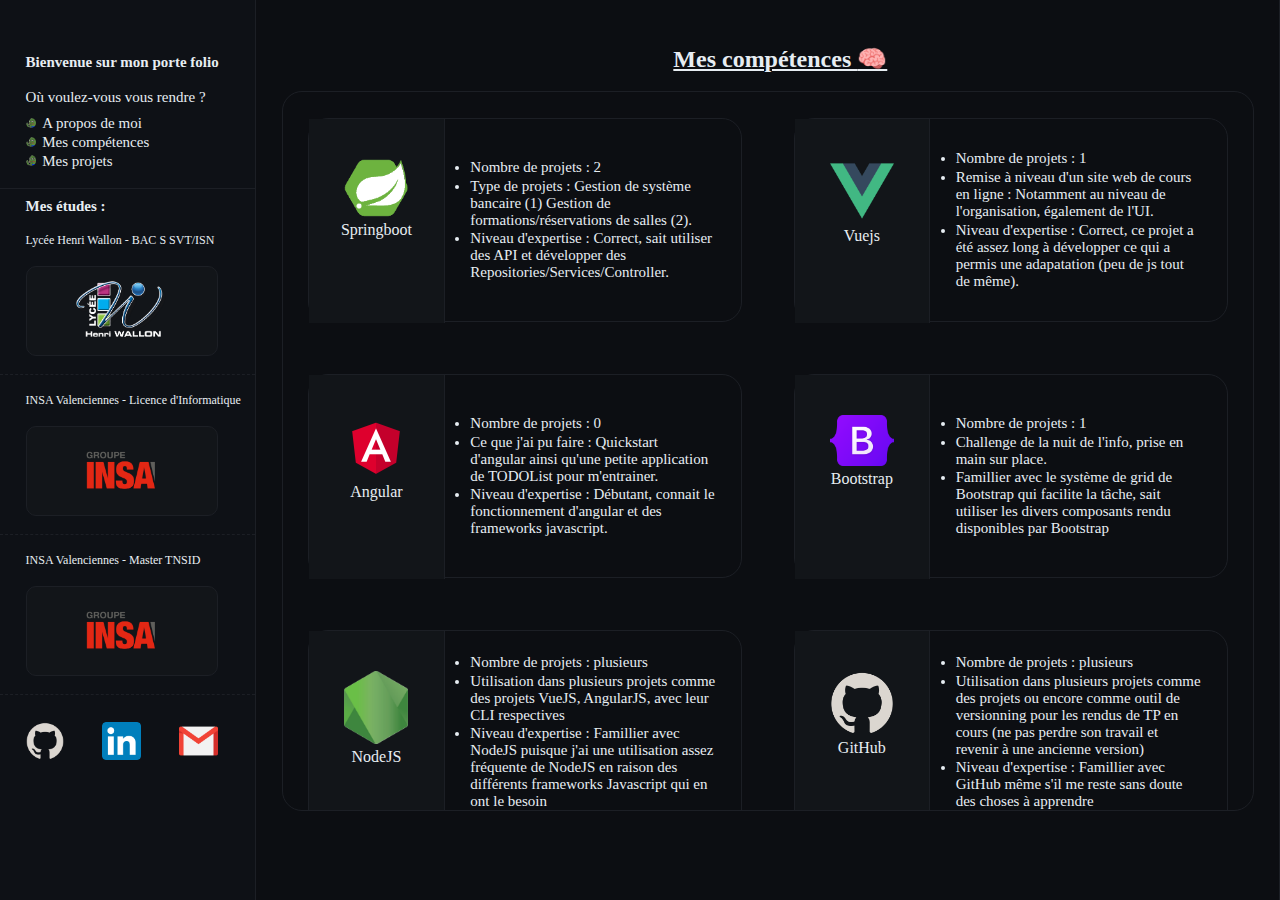
<file: competences.html>
<!DOCTYPE html>
<html lang="en">

<head>
    <meta charset="UTF-8">
    <meta name="viewport" content="width=device-width, initial-scale=1.0">
    <link rel="stylesheet" href="style.css">
    <title>Porte folio Grégory Lagneaux</title>
</head>

<body>

    <div class="pageflex">
        <div class="containerleft">
            <h4 class="h4">Bienvenue sur mon porte folio</h4>
            <p class="navigate">Où voulez-vous vous rendre ?</p>
            <ul id="gitlist">
                <div class="inline">
                    <li>
                        <div class="pdpmini"></div><a href="./index.html">A propos de moi</a>
                    </li>
                </div>
                <div class="inline">
                    <li>
                        <div class="pdpmini"></div><a href="./competences.html">Mes compétences</a>
                    </li>
                </div>
                <div class="inline">
                    <li>
                        <div class="pdpmini"></div><a href="./projets.html">Mes projets</a>
                    </li>
                </div>
            </ul>
            <hr>
            <h4 class="h4">Mes études :</h4>
            <p class="etudes">Lycée Henri Wallon - BAC S SVT/ISN</p>
            <a href="https://www.linternaute.com/ville/lycee/lycee-henri-wallon/lycee-0590221V">
                <div class="imgetudeswallon"></div>
            </a>
            <hr class="dotted">
            <p class="etudes">INSA Valenciennes - Licence d'Informatique</p>

            <a href="https://formations.uphf.fr/fr/formations/licence-licence/licence-informatique-L06U2R2L.html">
                <div class="imgetudesinsa"></div>
            </a>
            <hr class="dotted">
            <p class="etudes">INSA Valenciennes - Master TNSID</p>
            <a href="https://formations.uphf.fr/fr/formations/master-master/master-informatique-KZZQ4B8O/technologies-nouvelles-des-systemes-d-information-decisionnels-tnsid-KZZQ4CV3.html">
                <div class="imgetudesinsa"></div>
            </a>
            <hr class="dotted">

            <div class="logo-container">
                <a href="https://github.com/AElolz-FH/AElolz-FH"><img src="./assets/github-mark.png" alt="Logo 1"></a>
                <a href="https://linkedin.com"><img src="./assets/LinkedIn_icon.svg.png" alt="Logo 2"></a>
                <a href="mailto:lagneauxgregory@gmail.com"><img src="./assets/mail.png" alt="Logo 3"></a>
            </div>

        </div>
        <div class="containerright">
            <div class="content">
                <div class="aboutme">
                    <h2 class="h2" style="text-align: center;">Mes compétences <span class="no-underline">🧠</span></h2>
                    <div class="competences">
                        <div class="competence" id="springboot">
                            <div class="cardleft">
                                <img src="./assets/springboot.png" class="competence-logo">
                                <div class="comptitle">Springboot</div>
                            </div>
                            <div class="cardright">
                                <ul>
                                    <li>Nombre de projets : 2</li>
                                    <li>Type de projets : Gestion de système bancaire (1) Gestion de formations/réservations de salles (2).</li>
                                    <li>Niveau d'expertise : Correct, sait utiliser des API et développer des Repositories/Services/Controller.</li>
                                </ul>
                            </div>
                        </div>
                        <div class="competence">
                            <div class="cardleft">
                                <img src="./assets/vuejs.png" class="competence-logo">
                                <div class="comptitle">Vuejs</div>
                            </div>
                            <div class="cardright">
                                <ul>
                                    <li>Nombre de projets : 1</li>
                                    <li>Remise à niveau d'un site web de cours en ligne : Notamment au niveau de l'organisation, également de l'UI.</li>
                                    <li>Niveau d'expertise : Correct, ce projet a été assez long à développer ce qui a permis une adapatation (peu de js tout de même).</li>
                                </ul>
                            </div>
                        </div>
                        <div class="competence">
                            <div class="cardleft">
                                <img src="./assets/angular.png" class="competence-logo">
                                <div class="comptitle">Angular</div>
                            </div>
                            <div class="cardright">
                                <ul>
                                    <li>Nombre de projets : 0</li>
                                    <li>Ce que j'ai pu faire : Quickstart d'angular ainsi qu'une petite application de TODOList pour m'entrainer.</li>
                                    <li>Niveau d'expertise : Débutant, connait le fonctionnement d'angular et des frameworks javascript.</li>
                                </ul>
                            </div>
                        </div>
                        <div class="competence">
                            <div class="cardleft">
                                <img src="./assets/bootstrap.png" class="competence-logo">
                                <div class="comptitle">Bootstrap</div>
                            </div>
                            <div class="cardright">
                                <ul>
                                    <li>Nombre de projets : 1</li>
                                    <li>Challenge de la nuit de l'info, prise en main sur place.</li>
                                    <li>Famillier avec le système de grid de Bootstrap qui facilite la tâche, sait utiliser les divers composants rendu disponibles par Bootstrap</li>
                                </ul>
                            </div>
                        </div>
                        <div class="competence">
                            <div class="cardleft">
                                <img src="./assets/nodejs.png" class="competence-logo">
                                <div class="comptitle">NodeJS</div>
                            </div>
                            <div class="cardright">
                                <ul>
                                    <li>Nombre de projets : plusieurs</li>
                                    <li>Utilisation dans plusieurs projets comme des projets VueJS, AngularJS, avec leur CLI respectives</li>
                                    <li>Niveau d'expertise : Famillier avec NodeJS puisque j'ai une utilisation assez fréquente de NodeJS en raison des différents frameworks Javascript qui en ont le besoin</li>
                                </ul>
                            </div>
                        </div>
                        <div class="competence">
                            <div class="cardleft">
                                <img src="./assets/github-mark.png" style="filter: invert(1);" class="competence-logo">
                                <div class="comptitle">GitHub</div>
                            </div>
                            <div class="cardright">
                                <ul>
                                    <li>Nombre de projets : plusieurs</li>
                                    <li>Utilisation dans plusieurs projets comme des projets ou encore comme outil de versionning pour les rendus de TP en cours (ne pas perdre son travail et revenir à une ancienne version)</li>
                                    <li>Niveau d'expertise : Famillier avec GitHub même s'il me reste sans doute des choses à apprendre</li>
                                </ul>
                            </div>
                    </div>
                    <div class="competence">
                        <div class="cardleft">
                            <img src="./assets/html.png" class="competence-logo">
                            <div class="comptitle">HTML</div>
                        </div>
                        <div class="cardright">
                            <ul>
                                <li>Nombre de projets : plusieurs</li>
                                <li>Plusieurs projets web en cours ainsi que de la documentation personnelle (familiarisé avec le html depuis des années).</li>
                                <li>Niveau d'expertise : Plusieurs années d'expertise avec le HTML.</li>
                            </ul>
                        </div>
                    </div>
                    <div class="competence">
                        <div class="cardleft">
                            <img src="./assets/css.png" class="competence-logo">
                            <div class="comptitle">CSS</div>
                        </div>
                        <div class="cardright">
                            <ul>
                                <li>Nombre de projets : plusieurs</li>
                                <li>Plusieurs projets web en cours ainsi que de la documentation personnelle (familiarisé avec le css depuis autant de temps que l'html).</li>
                                <li>Niveau d'expertise : Plusieurs années d'expertise avec le CSS.</li>
                            </ul>
                        </div>
                    </div>
                    <div class="competence">
                        <div class="cardleft">
                            <img src="./assets/js.png" class="competence-logo">
                            <div class="comptitle">JavaScript</div>
                        </div>
                        <div class="cardright">
                            <ul>
                                <li>Nombre de projets : plusieurs</li>
                                <li>Utilisation dans plusieurs projets, utilisation de frameworks javascript tels que JQuery, AngularJS et VueJS.</li>
                                <li>Niveau d'expertise : Famillier avec le javascript et ses effets sur le DOM.</li>
                            </ul>
                        </div>
                    </div>
                    <div class="competence">
                        <div class="cardleft">
                            <img src="./assets/office.png" class="competence-logo">
                            <div class="comptitle">Suite Office</div>
                        </div>
                        <div class="cardright">
                            <ul>
                                <li>Utilisations : grand nombre</li>
                                <li>Utilisation dans la vie quotidienne + un module polyechnique a été réalisé sur Word,Powerpoint et Excel, je possède aussi PIX1</li>
                                <li>Niveau d'expertise : très famillier avec les outils de la suite office.</li>
                            </ul>
                        </div>
                    </div>

                    
                </div>
            </div>
        </div>
    </div>

</body>

</html>
</file>
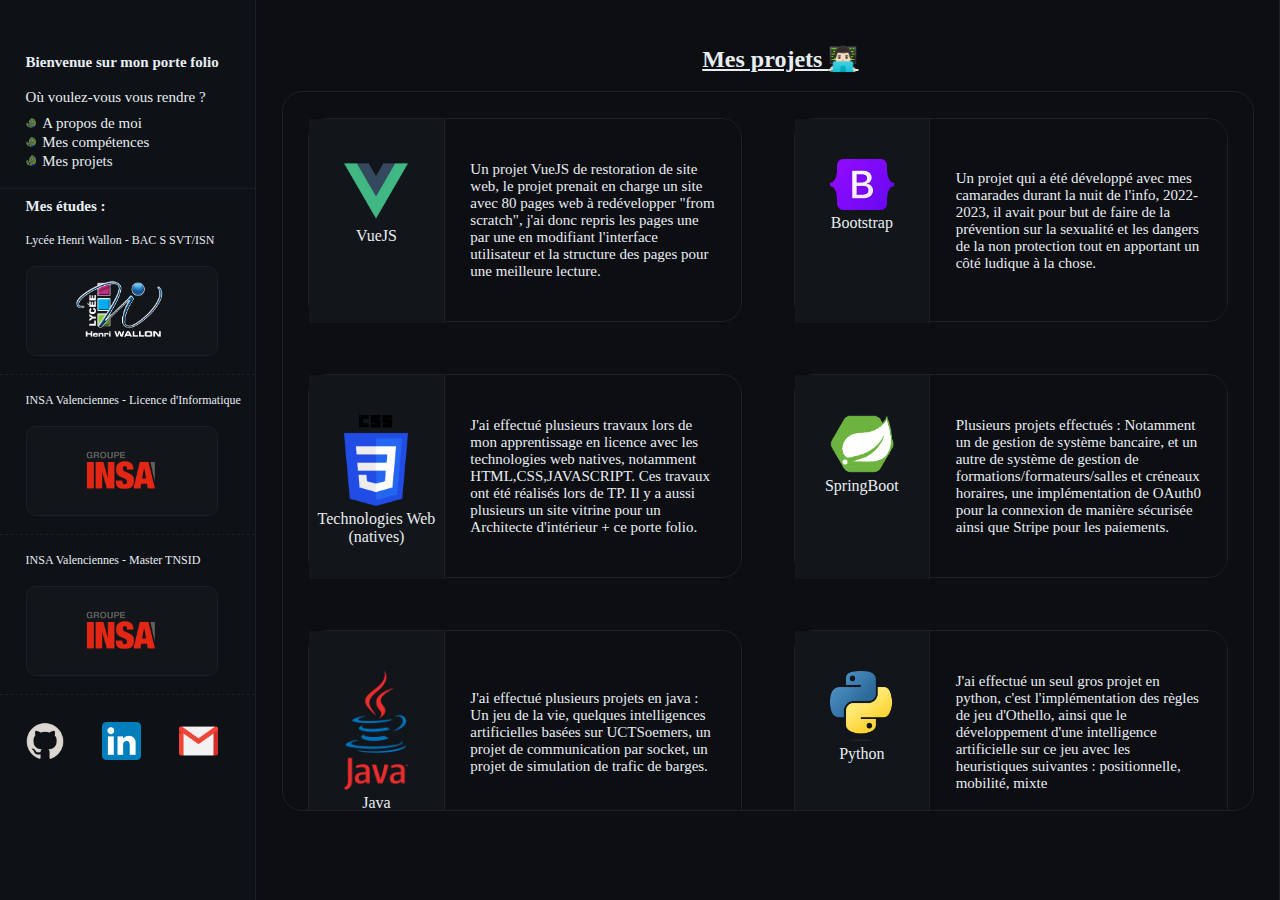
<file: projets.html>
<!DOCTYPE html>
<html lang="en">

<head>
    <meta charset="UTF-8">
    <meta name="viewport" content="width=device-width, initial-scale=1.0">
    <link rel="stylesheet" href="style.css">
    <title>Porte folio Grégory Lagneaux</title>
</head>

<body>

    <div class="pageflex">
        <div class="containerleft">
            <h4 class="h4">Bienvenue sur mon porte folio</h4>
            <p class="navigate">Où voulez-vous vous rendre ?</p>
            <ul id="gitlist">
                <div class="inline">
                    <li>
                        <div class="pdpmini"></div><a href="./index.html">A propos de moi</a>
                    </li>
                </div>
                <div class="inline">
                    <li>
                        <div class="pdpmini"></div><a href="./competences.html">Mes compétences</a>
                    </li>
                </div>
                <div class="inline">
                    <li>
                        <div class="pdpmini"></div><a href="./projets.html">Mes projets</a>
                    </li>
                </div>
            </ul>
            <hr>
            <h4 class="h4">Mes études :</h4>
            <p class="etudes">Lycée Henri Wallon - BAC S SVT/ISN</p>
            <a href="https://www.linternaute.com/ville/lycee/lycee-henri-wallon/lycee-0590221V">
                <div class="imgetudeswallon"></div>
            </a>
            <hr class="dotted">
            <p class="etudes">INSA Valenciennes - Licence d'Informatique</p>

            <a href="https://formations.uphf.fr/fr/formations/licence-licence/licence-informatique-L06U2R2L.html">
                <div class="imgetudesinsa"></div>
            </a>
            <hr class="dotted">
            <p class="etudes">INSA Valenciennes - Master TNSID</p>
            <a href="https://formations.uphf.fr/fr/formations/master-master/master-informatique-KZZQ4B8O/technologies-nouvelles-des-systemes-d-information-decisionnels-tnsid-KZZQ4CV3.html">
                <div class="imgetudesinsa"></div>
            </a>
            <hr class="dotted">

            <div class="logo-container">
                <a href="https://github.com/AElolz-FH/AElolz-FH"><img src="./assets/github-mark.png" alt="Logo 1"></a>
                <a href="https://linkedin.com"><img src="./assets/LinkedIn_icon.svg.png" alt="Logo 2"></a>
                <a href="mailto:lagneauxgregory@gmail.com"><img src="./assets/mail.png" alt="Logo 3"></a>
            </div>
        </div>


        <div class="containerright">
            <div class="content">
                <div class="aboutme">
                    <h2 class="h2" style="text-align: center;">Mes projets <span class="no-underline">👨🏻‍💻</span></h2>
                    <div class="competences">
                        <div class="competence" id="springboot">
                            <div class="cardleft">
                                <img src="./assets/vuejs.png" class="competence-logo">
                                <div class="comptitle">VueJS</div>
                            </div>
                            <div class="cardright">
                                <ul>
                                    <p>Un projet VueJS de restoration de site web, le projet prenait en charge un site avec 80 pages web à redévelopper "from scratch", j'ai donc repris les pages une par une en modifiant l'interface utilisateur et la structure des pages pour une meilleure lecture.</p>
                                </ul>
                            </div>
                        </div>
                        <div class="competence" id="springboot">
                            <div class="cardleft">
                                <img src="./assets/bootstrap.png" class="competence-logo">
                                <div class="comptitle">Bootstrap</div>
                            </div>
                            <div class="cardright">
                                <ul>
                                    <p>Un projet qui a été développé avec mes camarades durant la nuit de l'info, 2022-2023, il avait pour but de faire de la prévention sur la sexualité et les dangers de la non protection tout en apportant un côté ludique à la chose.</p>
                                </ul>
                            </div>
                        </div>
                        <div class="competence" id="springboot">
                            <div class="cardleft">
                                <img src="./assets/css.png" class="competence-logo">
                                <div class="comptitle">Technologies Web (natives)</div>
                            </div>
                            <div class="cardright">
                                <ul>
                                    <p>J'ai effectué plusieurs travaux lors de mon apprentissage en licence avec les technologies web natives, notamment HTML,CSS,JAVASCRIPT. Ces travaux ont été réalisés lors de TP. Il y a aussi plusieurs un site vitrine pour un Architecte d'intérieur + ce porte folio.</p>
                                </ul>
                            </div>
                        </div>
                        <div class="competence" id="springboot">
                            <div class="cardleft">
                                <img src="./assets/springboot.png" class="competence-logo">
                                <div class="comptitle">SpringBoot</div>
                            </div>
                            <div class="cardright">
                                <ul>
                                    <p>Plusieurs projets effectués : Notamment un de gestion de système bancaire, et un autre de système de gestion de formations/formateurs/salles et créneaux horaires, une implémentation de OAuth0 pour la connexion de manière sécurisée ainsi que Stripe pour les paiements.</p>
                                </ul>
                            </div>
                        </div>
                        <div class="competence" id="springboot">
                            <div class="cardleft">
                                <img src="./assets/java.png" class="competence-logo">
                                <div class="comptitle">Java</div>
                            </div>
                            <div class="cardright">
                                <ul>
                                    <p>J'ai effectué plusieurs projets en java : Un jeu de la vie, quelques intelligences artificielles basées sur UCTSoemers, un projet de communication par socket, un projet de simulation de trafic de barges.</p>
                                </ul>
                            </div>
                        </div>
                        <div class="competence" id="springboot">
                            <div class="cardleft">
                                <img src="./assets/python.png" class="competence-logo">
                                <div class="comptitle">Python</div>
                            </div>
                            <div class="cardright">
                                <ul>
                                    <p>J'ai effectué un seul gros projet en python, c'est l'implémentation des règles de jeu d'Othello, ainsi que le développement d'une intelligence artificielle sur ce jeu avec les heuristiques suivantes : positionnelle, mobilité, mixte</p>
                                </ul>
                            </div>
                        </div>
                        <div class="competence" id="springboot">
                            <div class="cardleft">
                                <img src="./assets/c.png" class="competence-logo">
                                <div class="comptitle">C</div>
                            </div>
                            <div class="cardright">
                                <ul>
                                    <p>J'ai effectué un projet de 2ème année en C, le projet était un jeu narratif avec plusieurs choix possibles, les choix découlaient sous-forme d'arbre, or pour des raisons que je n'ai pas appronfondies il ne fonctionne plus à l'heure actuelle.</p>
                                </ul>
                            </div>
                        </div>
                    </div>
                    
                </div>
            </div>
        </div>

    </div>

</body>

</html>
</file>
<file: style.css>
* {
    padding: 0;
    margin: 0;
    box-sizing: border-box;
    
}

.pageflex {
    display: flex;
    flex-direction: row;
}

body {
    background-color: rgb(2, 4, 9);
    color: rgb(231, 237, 242);
    font-family: Helvetica Neue;
}

h2.h2{
    text-align: center;
    margin-bottom: 2vh;
    text-decoration: underline;
}

.desc{
    text-align: justify;
    margin-left: 2vw;
    margin-right: 2vw;
}

.etudes{
    margin-top: 2vh;
    margin-bottom: 2vh;
}

hr{
    border: 0;
    height: 1px;
    background-color: rgb(28, 31, 37);
    margin-left:-2vw;
    margin-top:2vh;
}

hr.dotted {
    background-color: transparent;
    border: none;
    border-top: 1px dashed rgb(28, 31, 37);
}


.containerright {
    flex: 1 / 5;
    display: flex;
    padding-left: 2vw;
    padding-top: 5vh;
    padding: auto auto;
    height: 100vh;
    width: calc((100vw / 5)*4);
    background-color: rgb(12, 14, 18);
    border-right: 1px solid rgb(28, 31, 37);
}

.containerleft {
    flex:  1 / 5;
    padding-left: 2vw;
    padding-top: 5vh;
    height: 100vh;
    width: calc((100vw / 5));
    background-color: rgb(14, 17, 22);
    border-right: 1px solid rgb(28, 31, 37);
}

a {
    text-decoration: none;
    color: rgb(231, 237, 242);
}

a:hover {
    color: rgb(231, 237, 242);
    text-decoration: underline;
}

.navigate {
    font-size: clamp(8px, 4vw, 15px);
    margin-bottom: 1vh;
}

ul {
    list-style-type: disc;
    font-size: 15px; /* Taille de police fixe pour ul */
}

#gitlist{
    list-style-type:none;
}

li{
    margin-bottom: 0.2vh;
}

.pdpmini {
    width: 0.8vw;
    height: 0.8vw;
    background-image: url('./assets/git.png');
    background-size: cover;
    border-radius: 50%;
    display: inline-block;
}

.inline {
    display: inline;
}

.inline .pdpmini {
    margin-right: 0.5vw;
}

h1 {
    color: rgb(231, 237, 242);;
    font-family: Helvetica Neue;
    font-size: clamp(10px, 4vw, 20px);
    margin-top : 1vh;
    margin-bottom: 2vh;
}

h4.h4{
    color: rgb(231, 237, 242);;
    font-family: Helvetica Neue;
    font-size: clamp(10px, 4vw, 15px);
    margin-top : 1vh;
    margin-bottom: 2vh;
}

.imgetudeswallon {
    width: 15vw;
    height: 10vh;
    background-image: url("assets/wallon.png");
    background-position: center;
    background-size: 50%;
    border-radius: 10px;
    border: 1px solid rgb(28, 31, 37);
    background-repeat: no-repeat;
    background-color: rgb(18, 21, 25);
}

.imgetudesinsa {
    width: 15vw;
    height: 10vh;
    background-image: url("assets/insa.png");
    background-position: center;
    background-size: 50%;
    border-radius: 10px;
    border: 1px solid rgb(28, 31, 37);
    background-color: rgb(18, 21, 25);
    background-repeat: no-repeat;
}

.imgetudesinsa, .imgetudeswallon{
    transition: transform 0.5s;
}

.imgetudesinsa:hover, .imgetudeswallon:hover {
    transform:translateY(5px)
}

.etudes{
    font-size: 12px;
}

#markdown-content{
    height: 55vh;
    width: 70vw;
    background-color: rgb(18, 21, 25);
    border: 1px solid rgb(28, 31, 37);
    border-radius: 20px;
    padding: 3vw 5vw 3vw 5vw;
    overflow: scroll;
}

.content{
    width: calc((100vw / 5)*4);
}

.contact{
    height: 25vh;
    width: 70vw;
    margin-top: 5vh;
    background-color: rgb(18, 21, 25);
    border: 1px solid rgb(28, 31, 37);
    border-radius: 20px;
    padding: 3vw 5vw 3vw 5vw;

}


li#contact{
    margin-left:4vh
}

.pcontact{
    margin-bottom: 2vh;
}

.no-underline {
    text-decoration: none;
}

.logo-container {
    display: flex;
    margin-top:3vh;
  }
  
  .logo-container a {
    margin-right: 3vw;
    transition: 0.3s;
  }
  .logo-container a:hover{
    transform: scale(1.1);
    transition: 0.3s;
  }

  .logo-container a:first-child {
    filter: invert(1);
  }
  
  .logo-container a:last-child {
    margin-right: 0; /* Supprime la marge à droite pour le dernier logo */
  }

  .logo-container img {
    width: 3vw; /* Largeur de 3vw */
    height: 3vw; /* Hauteur de 3vw */
  }

  .competences {
    display: flex;
    flex-wrap: wrap; /* Permet aux compétences de passer à la ligne suivante si nécessaire */
    border: 1px solid white;
    height: 80vh;
    width: calc((95vw / 5) * 4);
    border: 1px solid rgb(28, 31, 37);
    border-radius: 20px;
    overflow: scroll;
  }
  
  .competence {
    width: calc(50% - 4vw); /* 50% de largeur moins la marge */
    height: calc(20vw - 4vw); /* 50% de hauteur moins la marge */
    margin: 2vw; /* Marge entre les compétences */
    border: 1px solid rgb(28, 31, 37);
    border-radius: 20px;
    display:grid;
    grid-template-columns: 1fr 2fr;
    gap: 2vw;
  }

  .competence-logo{
    max-width: 5vw;
    max-height: 10vw;
  }
  
  
.cardleft{
    grid-row: 1;
    grid-column: 1;
    background-color: rgb(18, 21, 25);
    border-right: 1px solid rgb(28, 31, 37);
    text-align: center;
    padding-top:30%;
    height: calc(20vw - 4vw);
    height: calc(20vw - 4vw); /* 50% de hauteur moins la marge */
}
.cardright{
    grid-row: 1;
    grid-template-columns: 2;
    margin:auto auto;
    margin-right: 2vw;
}
</file>
